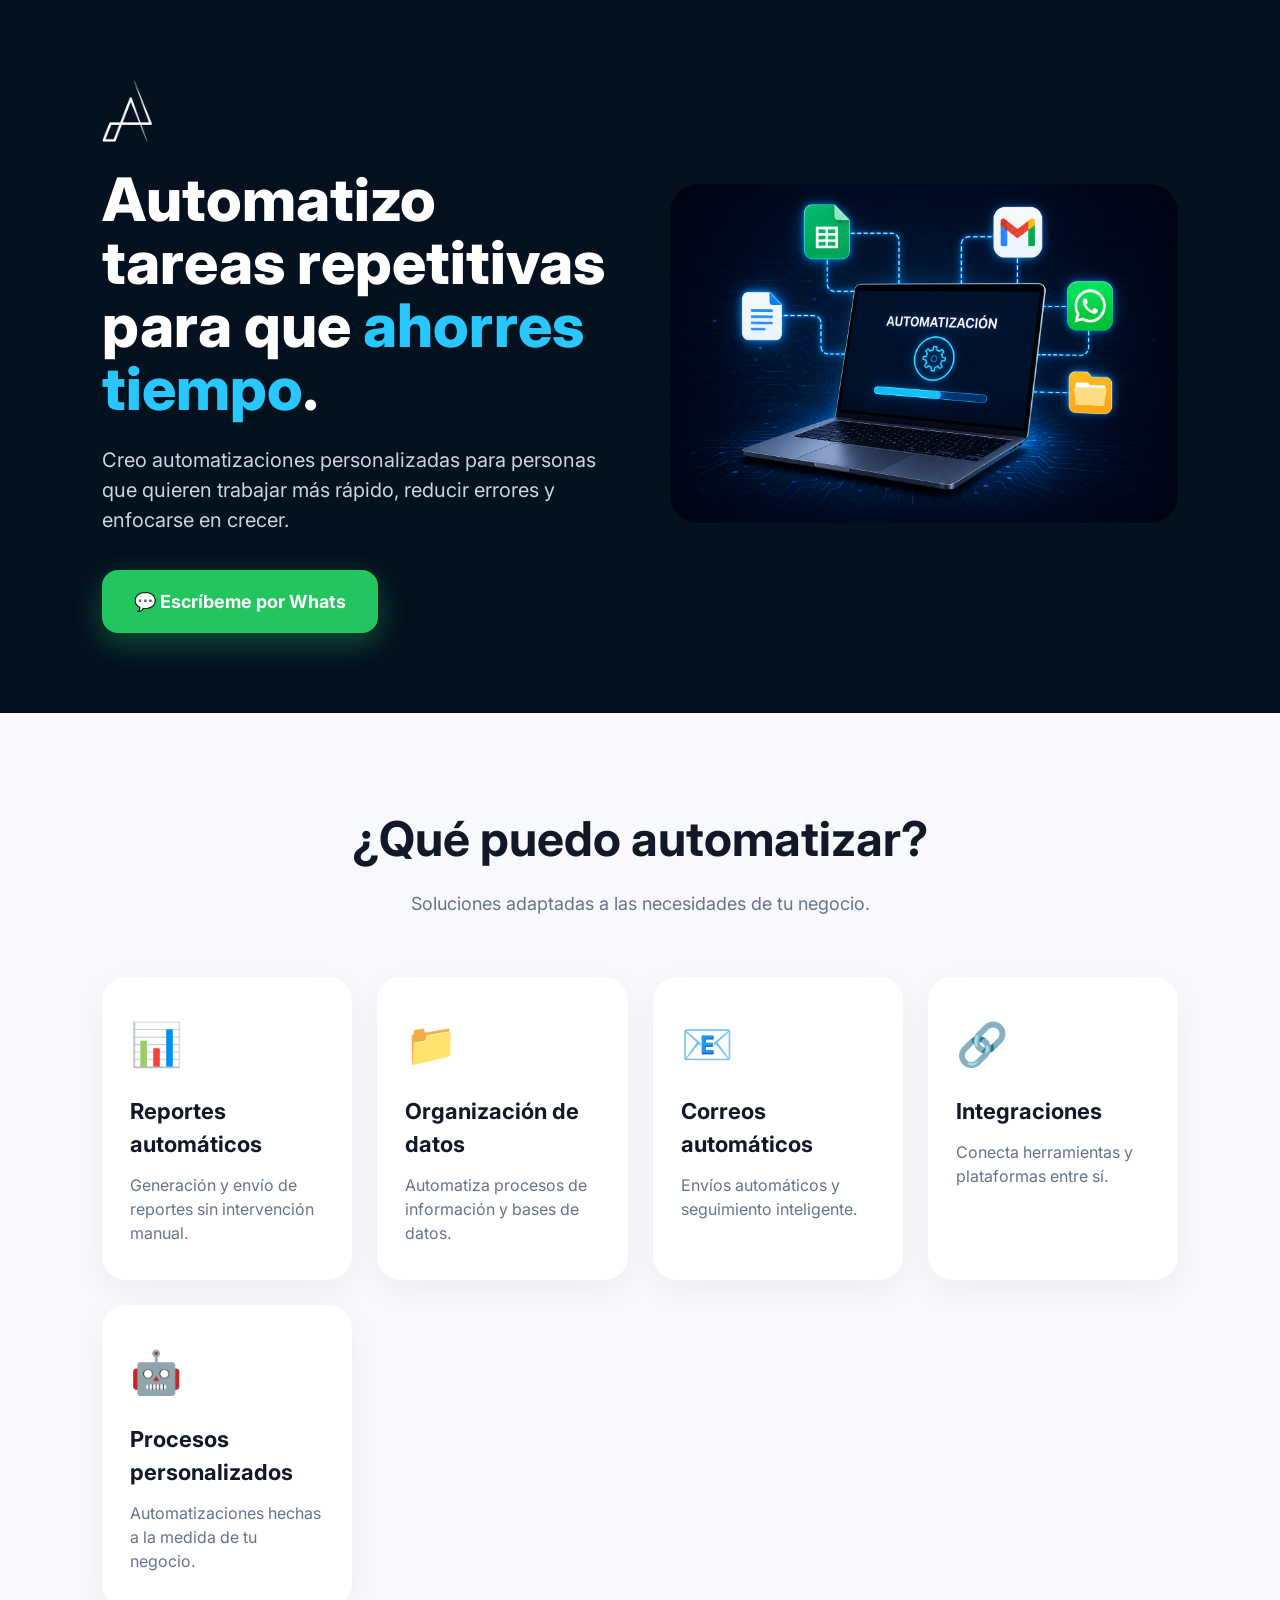
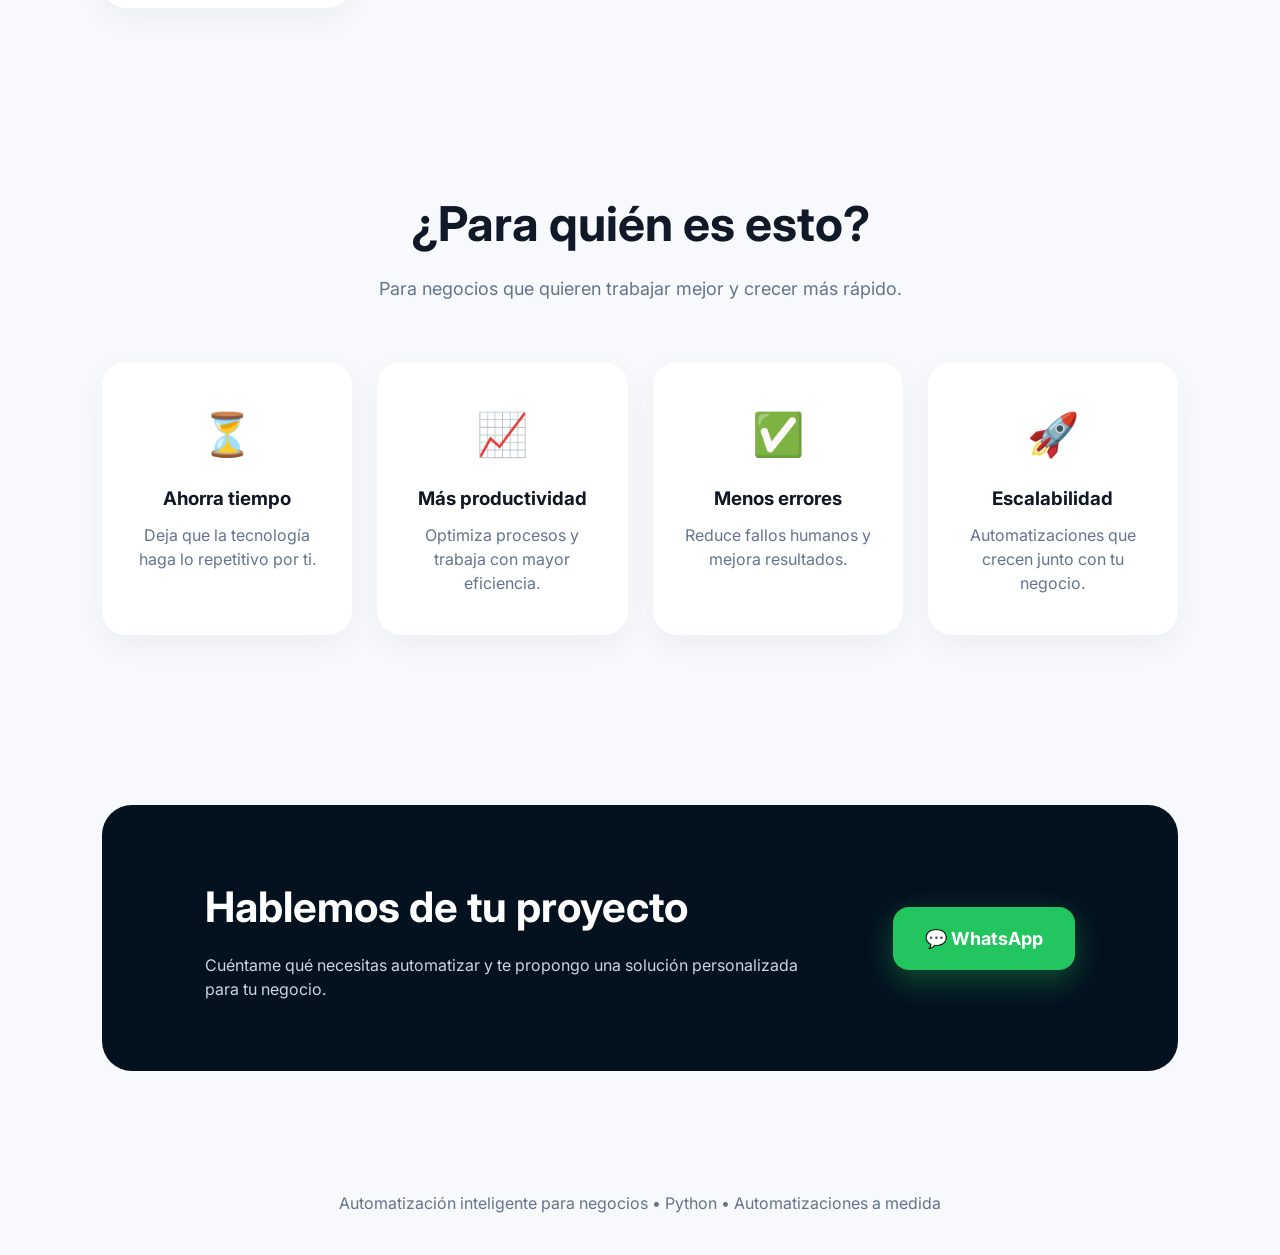
<file: landing.html>
<!DOCTYPE html>
<html lang="es">
<head>
<meta charset="UTF-8" />
<meta name="viewport" content="width=device-width, initial-scale=1.0"/>

<title>Automatiza tu negocio</title>

<link rel="preconnect" href="https://fonts.googleapis.com">
<link href="https://fonts.googleapis.com/css2?family=Inter:wght@400;500;700;800&display=swap" rel="stylesheet">

<style>

*{
    margin:0;
    padding:0;
    box-sizing:border-box;
}

body{
    font-family:'Inter',sans-serif;
    background:#f7f9fc;
    color:#111827;
    line-height:1.5;
}

/* HERO */
.logo{
    width:50px;
    margin-bottom:20px;
}

.hero{
    background:#04111f;
    color:white;
    padding:80px 8%;
    display:flex;
    align-items:center;
    justify-content:space-between;
    gap:60px;
    flex-wrap:wrap;
}

.hero-left{
    flex:1;
    min-width:200px;
}

.badge{
    display:inline-block;
    padding:10px 18px;
    border:1px solid rgba(255,255,255,0.15);
    border-radius:999px;
    margin-bottom:25px;
    font-size:14px;
    color:#4fc3ff;
}

.hero h1{
    font-size:60px;
    line-height:1.05;
    font-weight:800;
    margin-bottom:25px;
}

.hero h1 span{
    color:#28c7ff;
}

.hero p{
    font-size:20px;
    color:#cbd5e1;
    max-width:650px;
    margin-bottom:35px;
}

.cta{
    display:inline-flex;
    align-items:center;
    gap:12px;
    text-decoration:none;
    background:#22c55e;
    color:white;
    padding:18px 32px;
    border-radius:16px;
    font-size:18px;
    font-weight:700;
    transition:0.3s;
    box-shadow:0 10px 30px rgba(34,197,94,0.35);
}

.cta:hover{
    transform:translateY(-2px);
    background:#1faa52;
}

.hero-right{
    flex:1;
    min-width:320px;
    display:flex;
    justify-content:center;
}

.mockup{
    width:100%;
    max-width:520px;
    border-radius:28px;
    /* background:#071a2c; */
    /* padding:35px; */
    /* border:1px solid rgba(255,255,255,0.08); */
    /* box-shadow:0 25px 60px rgba(0,0,0,0.45); */
}

.mockup img{
    width:100%;
    border-radius:28px;
}

/* SECTION */

.section{
    padding:90px 8%;
}

.section-title{
    text-align:center;
    margin-bottom:60px;
}

.section-title h2{
    font-size:48px;
    margin-bottom:15px;
}

.section-title p{
    color:#64748b;
    font-size:18px;
}

/* CARDS */

.cards{
    display:grid;
    grid-template-columns:repeat(auto-fit,minmax(220px,1fr));
    gap:25px;
}

.card{
    background:white;
    border-radius:24px;
    padding:35px 28px;
    box-shadow:0 10px 30px rgba(0,0,0,0.05);
    transition:0.3s;
}

.card:hover{
    transform:translateY(-6px);
}

.card-icon{
    font-size:42px;
    margin-bottom:20px;
}

.card h3{
    margin-bottom:12px;
    font-size:22px;
}

.card p{
    color:#64748b;
}

/* BENEFITS */

.benefits{
    display:grid;
    grid-template-columns:repeat(auto-fit,minmax(240px,1fr));
    gap:25px;
}

.benefit{
    text-align:center;
    background:white;
    border-radius:24px;
    padding:40px 30px;
    box-shadow:0 10px 30px rgba(0,0,0,0.05);
}

.benefit h3{
    margin:18px 0 10px;
}

.benefit p{
    color:#64748b;
}

/* CTA FINAL */

.final-cta{
    background:#04111f;
    color:white;
    padding:70px 8%;
    border-radius:30px;
    margin:80px 8%;
    display:flex;
    justify-content:space-between;
    align-items:center;
    gap:30px;
    flex-wrap:wrap;
}

.final-cta h2{
    font-size:42px;
    margin-bottom:15px;
}

.final-cta p{
    color:#cbd5e1;
    max-width:600px;
}

/* FOOTER */

footer{
    text-align:center;
    padding:40px 20px;
    color:#64748b;
}

/* RESPONSIVE */

@media(max-width:900px){

    .hero h1{
        font-size:46px;
    }

    .section-title h2{
        font-size:36px;
    }

    .final-cta h2{
        font-size:34px;
    }

}

</style>
<!-- Meta Pixel Code -->
<script>
!function(f,b,e,v,n,t,s)
{if(f.fbq)return;n=f.fbq=function(){n.callMethod?
n.callMethod.apply(n,arguments):n.queue.push(arguments)};
if(!f._fbq)f._fbq=n;n.push=n;n.loaded=!0;n.version='2.0';
n.queue=[];t=b.createElement(e);t.async=!0;
t.src=v;s=b.getElementsByTagName(e)[0];
s.parentNode.insertBefore(t,s)}(window, document,'script',
'https://connect.facebook.net/en_US/fbevents.js');
fbq('init', '2073103433591607');
fbq('track', 'PageView');
</script>
<noscript><img height="1" width="1" style="display:none"
src="https://www.facebook.com/tr?id=2073103433591607&ev=PageView&noscript=1"
/></noscript>
<!-- End Meta Pixel Code -->
</head>
<body>

<!-- HERO -->

<section class="hero">
    
    <div class="hero-left">
        <img class="logo" src="img/Logo.png" alt="Antonio Jimenez">


        <h1>
            Automatizo tareas repetitivas para que <span>ahorres tiempo</span>.
        </h1>

        <p>
            Creo automatizaciones personalizadas para personas que quieren trabajar más rápido, reducir errores y enfocarse en crecer.
        </p>

        <a class="cta" href="https://wa.me/5215545345321?text=¡Me%20gustaría%20automatizar%20un%20proceso!" target="_blank" onclick="fbq('track', 'Lead'); "class="cta">
            💬 Escríbeme por Whats
        </a>

    </div>

    <div class="hero-right">

        <div class="mockup">
            <img src="img/laptop.png" alt="automatización">
        </div>

    </div>

</section>

<!-- SERVICIOS -->

<section class="section">

    <div class="section-title">
        <h2>¿Qué puedo automatizar?</h2>
        <p>
            Soluciones adaptadas a las necesidades de tu negocio.
        </p>
    </div>

    <div class="cards">

        <div class="card">
            <div class="card-icon">📊</div>
            <h3>Reportes automáticos</h3>
            <p>Generación y envío de reportes sin intervención manual.</p>
        </div>

        <div class="card">
            <div class="card-icon">📁</div>
            <h3>Organización de datos</h3>
            <p>Automatiza procesos de información y bases de datos.</p>
        </div>

        <div class="card">
            <div class="card-icon">📧</div>
            <h3>Correos automáticos</h3>
            <p>Envíos automáticos y seguimiento inteligente.</p>
        </div>

        <div class="card">
            <div class="card-icon">🔗</div>
            <h3>Integraciones</h3>
            <p>Conecta herramientas y plataformas entre sí.</p>
        </div>

        <div class="card">
            <div class="card-icon">🤖</div>
            <h3>Procesos personalizados</h3>
            <p>Automatizaciones hechas a la medida de tu negocio.</p>
        </div>

    </div>

</section>

<!-- BENEFICIOS -->

<section class="section">

    <div class="section-title">
        <h2>¿Para quién es esto?</h2>
        <p>
            Para negocios que quieren trabajar mejor y crecer más rápido.
        </p>
    </div>

    <div class="benefits">

        <div class="benefit">
            <div class="card-icon">⏳</div>
            <h3>Ahorra tiempo</h3>
            <p>Deja que la tecnología haga lo repetitivo por ti.</p>
        </div>

        <div class="benefit">
            <div class="card-icon">📈</div>
            <h3>Más productividad</h3>
            <p>Optimiza procesos y trabaja con mayor eficiencia.</p>
        </div>

        <div class="benefit">
            <div class="card-icon">✅</div>
            <h3>Menos errores</h3>
            <p>Reduce fallos humanos y mejora resultados.</p>
        </div>

        <div class="benefit">
            <div class="card-icon">🚀</div>
            <h3>Escalabilidad</h3>
            <p>Automatizaciones que crecen junto con tu negocio.</p>
        </div>

    </div>

</section>

<!-- CTA FINAL -->

<section class="final-cta">

    <div>
        <h2>Hablemos de tu proyecto</h2>

        <p>
            Cuéntame qué necesitas automatizar y te propongo una solución personalizada para tu negocio.
        </p>
    </div>

    <a class="cta" href="https://wa.me/5215545345321?text=¡Me%20gustaría%20automatizar%20un%20proceso!" target="_blank" onclick="fbq('track', 'Lead'); "class="cta">
        💬 WhatsApp
    </a>

</section>

<footer>
    Automatización inteligente para negocios • Python • Automatizaciones a medida
</footer>

</body>
</html>
</file>
